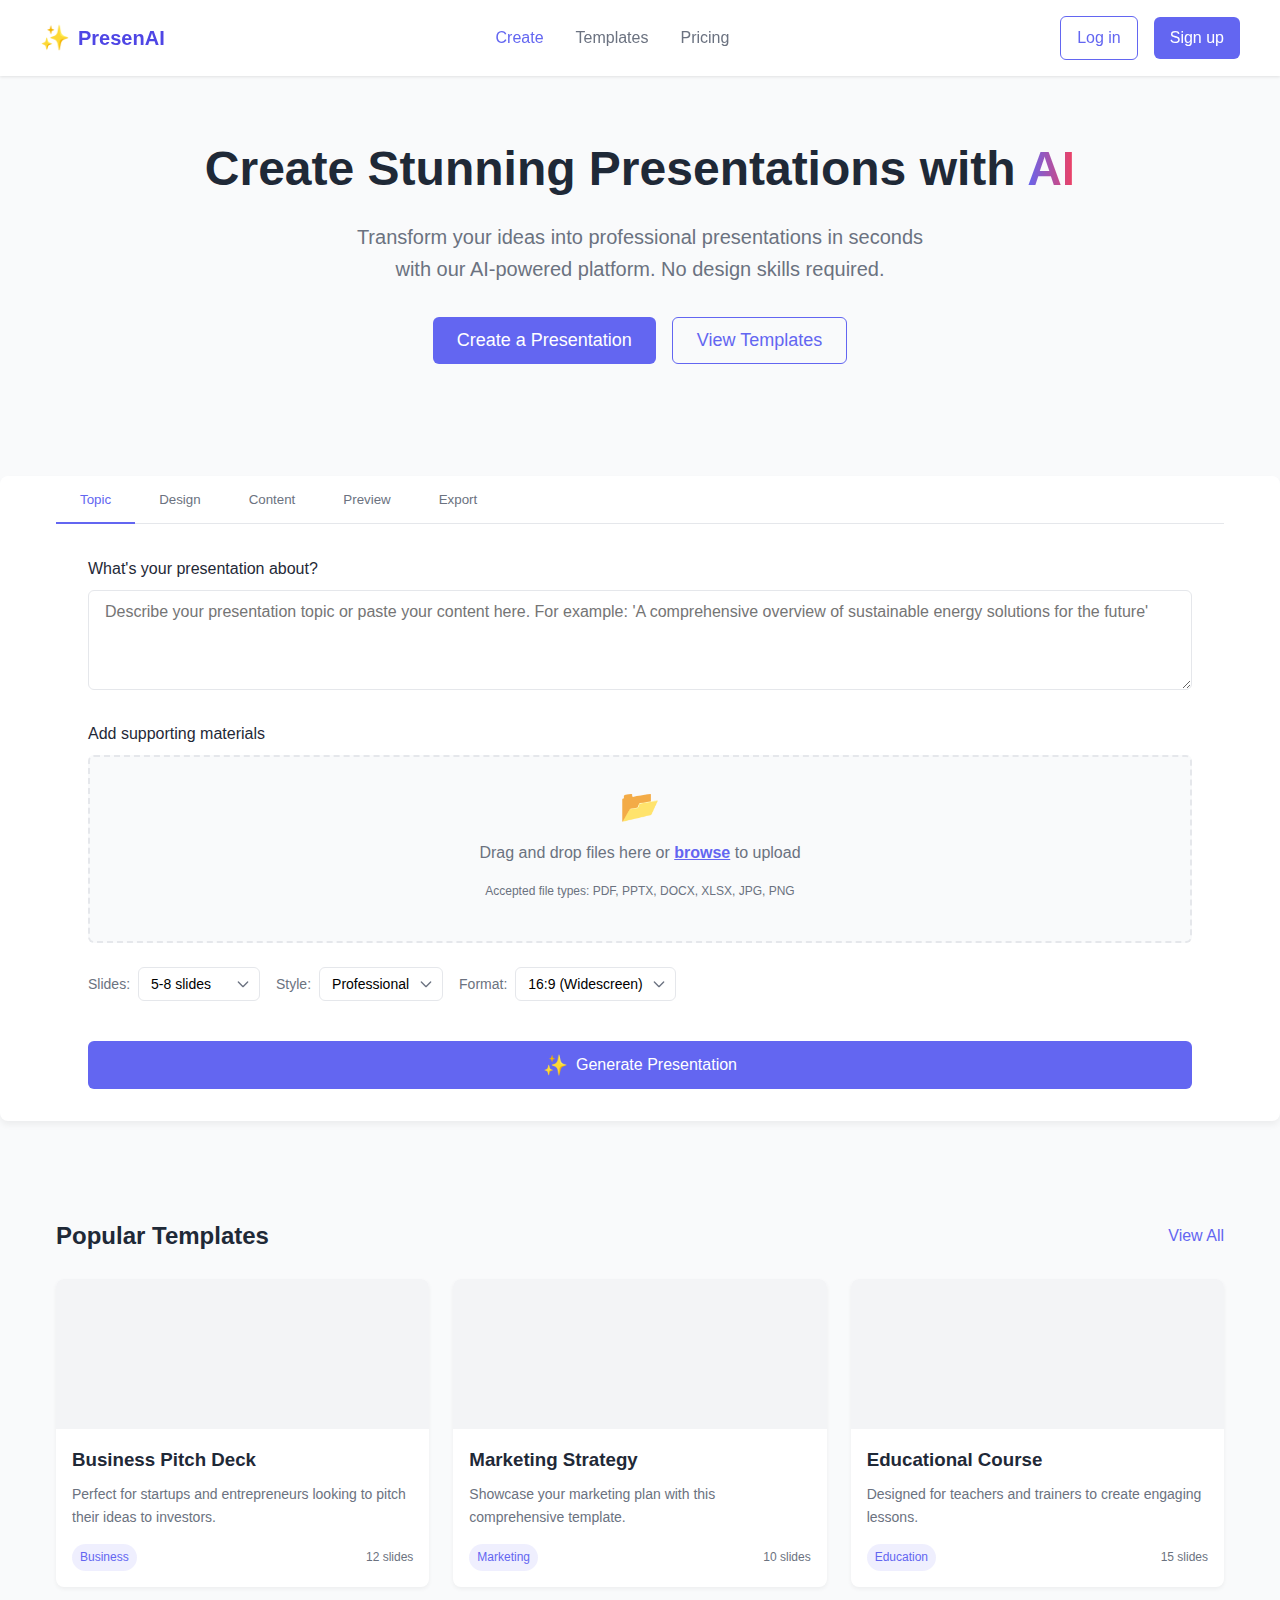
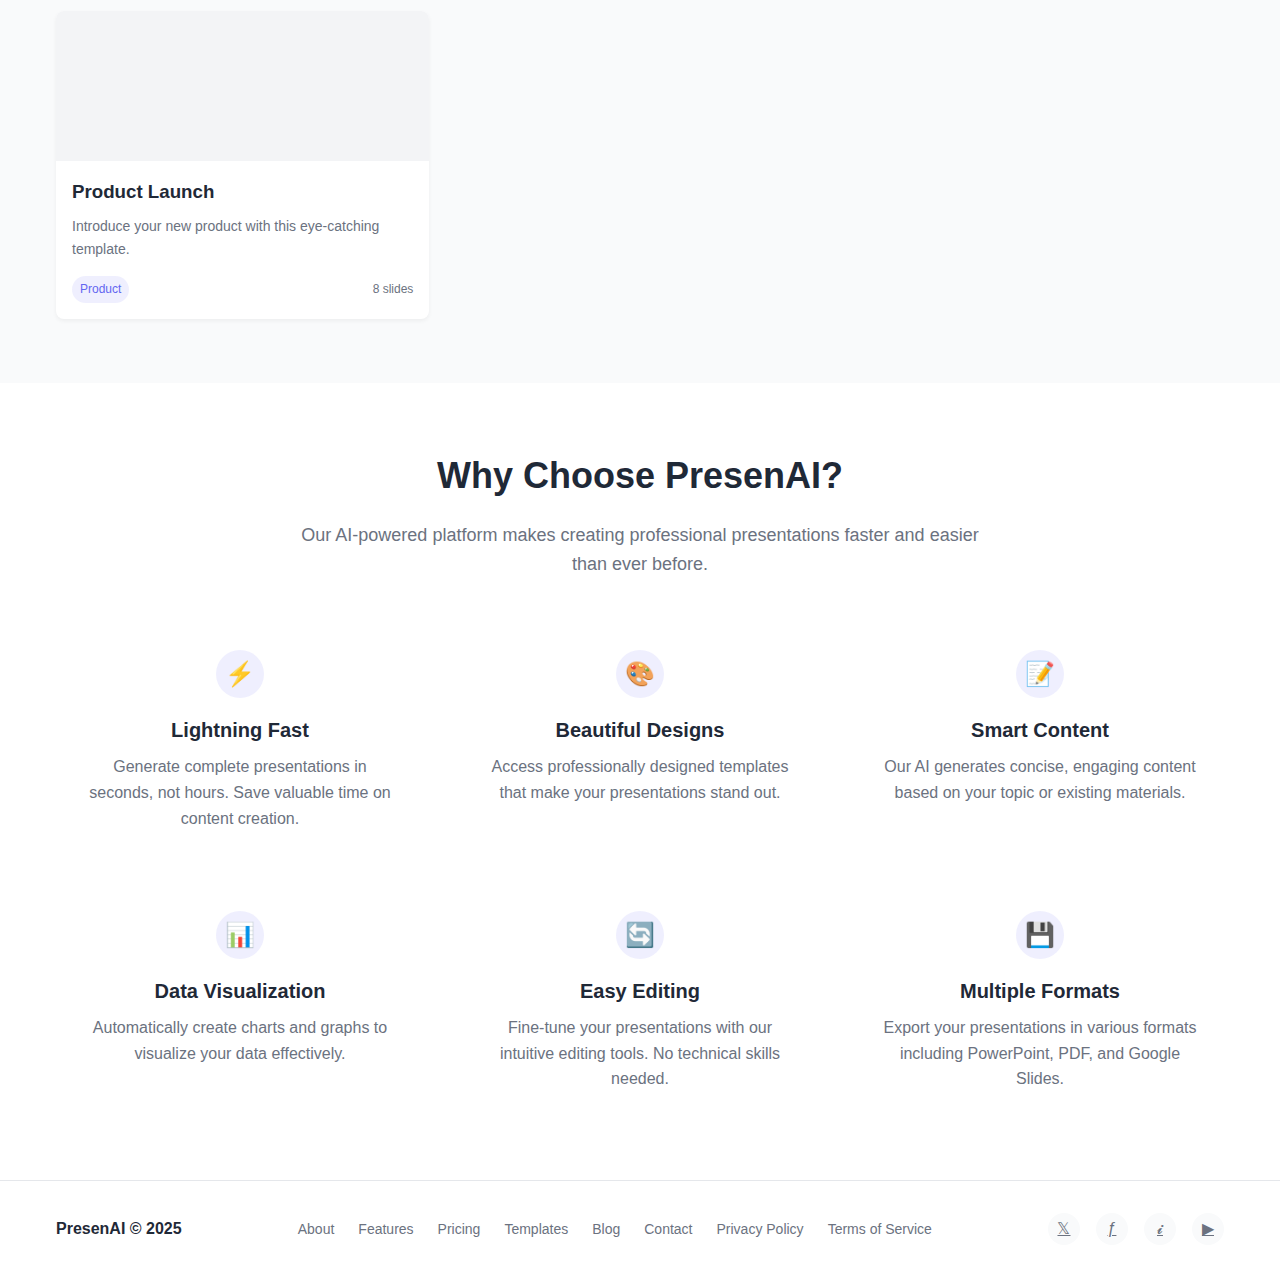
<file: home.html>
<!DOCTYPE html>
<html lang="en">
<head>
    <meta charset="UTF-8">
    <meta name="viewport" content="width=device-width, initial-scale=1.0">
    <title>PresenAI - AI Presentation Creator</title>
    
    <style>
        :root {
            --primary-color: #6366f1;
            --primary-dark: #4f46e5;
            --secondary-color: #f43f5e;
            --background-light: #f9fafb;
            --text-dark: #1f2937;
            --text-gray: #6b7280;
            --text-light: #f9fafb;
            --border-color: #e5e7eb;
            --success-color: #10b981;
        }
 /* hi */
        * {
            margin: 0;
            padding: 0;
            box-sizing: border-box;
            font-family: 'Inter', -apple-system, BlinkMacSystemFont, 'Segoe UI', Roboto, sans-serif;
        }
 
        body {
            background-color: var(--background-light);
            color: var(--text-dark);
            line-height: 1.6;
        }
 
        .container {
            max-width: 1200px;
            margin: 0 auto;
            padding: 0 1rem;
        }
 
        /* Header */
        header {
            background-color: white;
            box-shadow: 0 1px 3px rgba(0, 0, 0, 0.1);
            position: sticky;
            top: 0;
            z-index: 10;
        }
 
        .header-container {
            display: flex;
            justify-content: space-between;
            align-items: center;
            padding: 1rem 0;
        }
 
        .logo {
            display: flex;
            align-items: center;
            gap: 0.5rem;
            font-weight: 700;
            font-size: 1.25rem;
            color: var(--primary-dark);
            text-decoration: none;
        }
 
        .logo-icon {
            font-size: 1.5rem;
            color: var(--primary-color);
        }
 
        .nav-menu {
            display: flex;
            gap: 2rem;
            list-style: none;
        }
 
        .nav-link {
            color: var(--text-gray);
            text-decoration: none;
            font-weight: 500;
            transition: color 0.3s;
        }
 
        .nav-link:hover {
            color: var(--primary-color);
        }
 
        .nav-link.active {
            color: var(--primary-color);
        }
 
        .auth-buttons {
            display: flex;
            gap: 1rem;
            align-items: center;
        }
 
        .btn {
            padding: 0.5rem 1rem;
            border-radius: 0.375rem;
            font-weight: 500;
            cursor: pointer;
            transition: all 0.3s;
            text-align: center;
            text-decoration: none;
        }
 
        .btn-outline {
            border: 1px solid var(--primary-color);
            color: var(--primary-color);
            background-color: transparent;
        }
 
        .btn-outline:hover {
            background-color: rgba(99, 102, 241, 0.1);
        }
 
        .btn-primary {
            background-color: var(--primary-color);
            color: white;
            border: none;
        }
 
        .btn-primary:hover {
            background-color: var(--primary-dark);
        }
 
        /* Hero Section */
        .hero {
            padding: 4rem 0;
            text-align: center;
        }
 
        .hero-title {
            font-size: 3rem;
            font-weight: 800;
            margin-bottom: 1.5rem;
            line-height: 1.2;
        }
 
        .gradient-text {
            background: linear-gradient(90deg, var(--primary-color), var(--secondary-color));
            -webkit-background-clip: text;
            background-clip: text;
            color: transparent;
        }
 
        .hero-subtitle {
            font-size: 1.25rem;
            color: var(--text-gray);
            max-width: 600px;
            margin: 0 auto 2rem;
        }
 
        .hero-cta {
            display: flex;
            justify-content: center;
            gap: 1rem;
            margin-bottom: 3rem;
        }
 
        .btn-large {
            padding: 0.75rem 1.5rem;
            font-size: 1.125rem;
        }
 
        /* Creator Section */
        .creator-section {
            background-color: white;
            border-radius: 0.5rem;
            box-shadow: 0 4px 6px rgba(0, 0, 0, 0.05);
            margin-bottom: 4rem;
            overflow: hidden;
        }
 
        .tabs {
            display: flex;
            border-bottom: 1px solid var(--border-color);
        }
 
        .tab {
            padding: 1rem 1.5rem;
            cursor: pointer;
            font-weight: 500;
            color: var(--text-gray);
            background-color: transparent;
            border: none;
            position: relative;
        }
 
        .tab.active {
            color: var(--primary-color);
        }
 
        .tab.active::after {
            content: '';
            position: absolute;
            bottom: -1px;
            left: 0;
            right: 0;
            height: 2px;
            background-color: var(--primary-color);
        }
 
        .tab-content {
            padding: 2rem;
        }
 
        .prompt-container {
            display: flex;
            flex-direction: column;
            gap: 1.5rem;
        }
 
        .input-group {
            display: flex;
            flex-direction: column;
            gap: 0.5rem;
        }
 
        .input-label {
            font-weight: 500;
            color: var(--text-dark);
        }
 
        .input-container {
            position: relative;
        }
 
        .prompt-input {
            width: 100%;
            padding: 0.75rem 1rem;
            border: 1px solid var(--border-color);
            border-radius: 0.375rem;
            font-size: 1rem;
            resize: vertical;
            min-height: 100px;
            transition: border-color 0.3s;
        }
 
        .prompt-input:focus {
            outline: none;
            border-color: var(--primary-color);
            box-shadow: 0 0 0 3px rgba(99, 102, 241, 0.1);
        }
 
        /* File Upload Area */
        .file-upload-area {
            border: 2px dashed var(--border-color);
            border-radius: 0.375rem;
            padding: 1.5rem;
            text-align: center;
            transition: all 0.3s;
            background-color: var(--background-light);
            position: relative;
        }
 
        .file-upload-area.dragover {
            border-color: var(--primary-color);
            background-color: rgba(99, 102, 241, 0.05);
        }
 
        .upload-icon {
            font-size: 2rem;
            color: var(--primary-color);
            margin-bottom: 0.5rem;
        }
 
        .upload-text {
            margin-bottom: 1rem;
            color: var(--text-gray);
        }
 
        .upload-text strong {
            color: var(--primary-color);
            text-decoration: underline;
            cursor: pointer;
        }
 
        .file-input {
            position: absolute;
            width: 100%;
            height: 100%;
            top: 0;
            left: 0;
            opacity: 0;
            cursor: pointer;
        }
 
        .file-types {
            font-size: 0.75rem;
            color: var(--text-gray);
        }
 
        .uploaded-files {
            display: flex;
            flex-wrap: wrap;
            gap: 0.5rem;
            margin-top: 1rem;
        }
 
        .file-item {
            display: flex;
            align-items: center;
            gap: 0.5rem;
            padding: 0.5rem 0.75rem;
            background-color: white;
            border-radius: 0.375rem;
            border: 1px solid var(--border-color);
            font-size: 0.875rem;
        }
 
        .file-icon {
            color: var(--text-gray);
        }
 
        .file-name {
            max-width: 150px;
            white-space: nowrap;
            overflow: hidden;
            text-overflow: ellipsis;
        }
 
        .remove-file {
            color: var(--text-gray);
            cursor: pointer;
            transition: color 0.3s;
        }
 
        .remove-file:hover {
            color: var(--secondary-color);
        }
 
        .options-row {
            display: flex;
            flex-wrap: wrap;
            gap: 1rem;
            margin-bottom: 1rem;
        }
 
        .option-group {
            display: flex;
            align-items: center;
            gap: 0.5rem;
        }
 
        .option-label {
            font-weight: 500;
            font-size: 0.875rem;
            color: var(--text-gray);
        }
 
        .select-input {
            padding: 0.5rem 2rem 0.5rem 0.75rem;
            border: 1px solid var(--border-color);
            border-radius: 0.375rem;
            font-size: 0.875rem;
            background-color: white;
            appearance: none;
            background-image: url("data:image/svg+xml,%3Csvg xmlns='http://www.w3.org/2000/svg' fill='none' viewBox='0 0 24 24' stroke='%236b7280'%3E%3Cpath stroke-linecap='round' stroke-linejoin='round' stroke-width='2' d='M19 9l-7 7-7-7'%3E%3C/path%3E%3C/svg%3E");
            background-repeat: no-repeat;
            background-position: right 0.5rem center;
            background-size: 1rem;
        }
 
        .select-input:focus {
            outline: none;
            border-color: var(--primary-color);
            box-shadow: 0 0 0 3px rgba(99, 102, 241, 0.1);
        }
 
        .generate-btn {
            display: flex;
            align-items: center;
            justify-content: center;
            gap: 0.5rem;
            padding: 0.75rem 1.5rem;
            font-size: 1rem;
        }
 
        .btn-icon {
            font-size: 1.25rem;
        }
 
        /* Templates Section */
        .templates-section {
            padding: 2rem 0;
        }
 
        .section-header {
            display: flex;
            justify-content: space-between;
            align-items: center;
            margin-bottom: 1.5rem;
        }
 
        .section-title {
            font-size: 1.5rem;
            font-weight: 700;
        }
 
        .view-all {
            color: var(--primary-color);
            text-decoration: none;
            font-weight: 500;
        }
 
        .templates-grid {
            display: grid;
            grid-template-columns: repeat(auto-fill, minmax(280px, 1fr));
            gap: 1.5rem;
            margin-bottom: 2rem;
        }
 
        .template-card {
            background-color: white;
            border-radius: 0.5rem;
            overflow: hidden;
            box-shadow: 0 2px 4px rgba(0, 0, 0, 0.05);
            transition: transform 0.3s, box-shadow 0.3s;
            cursor: pointer;
        }
 
        .template-card:hover {
            transform: translateY(-4px);
            box-shadow: 0 6px 12px rgba(0, 0, 0, 0.1);
        }
 
        .template-img {
            width: 100%;
            height: 150px;
            object-fit: cover;
            background-color: #f3f4f6;
        }
 
        .template-content {
            padding: 1rem;
        }
 
        .template-title {
            font-weight: 600;
            margin-bottom: 0.5rem;
        }
 
        .template-description {
            color: var(--text-gray);
            font-size: 0.875rem;
            margin-bottom: 1rem;
        }
 
        .template-meta {
            display: flex;
            justify-content: space-between;
            align-items: center;
            font-size: 0.75rem;
            color: var(--text-gray);
        }
 
        .template-tag {
            display: inline-block;
            padding: 0.25rem 0.5rem;
            background-color: rgba(99, 102, 241, 0.1);
            color: var(--primary-color);
            border-radius: 9999px;
            font-weight: 500;
        }
 
        /* Features Section */
        .features-section {
            padding: 4rem 0;
            background-color: white;
        }
 
        .features-header {
            text-align: center;
            margin-bottom: 3rem;
        }
 
        .features-title {
            font-size: 2.25rem;
            font-weight: 800;
            margin-bottom: 1rem;
        }
 
        .features-subtitle {
            font-size: 1.125rem;
            color: var(--text-gray);
            max-width: 700px;
            margin: 0 auto;
        }
 
        .features-grid {
            display: grid;
            grid-template-columns: repeat(auto-fit, minmax(300px, 1fr));
            gap: 2rem;
        }
 
        .feature-card {
            text-align: center;
            padding: 1.5rem;
        }
 
        .feature-icon {
            width: 3rem;
            height: 3rem;
            margin: 0 auto 1rem;
            display: flex;
            align-items: center;
            justify-content: center;
            border-radius: 9999px;
            background-color: rgba(99, 102, 241, 0.1);
            color: var(--primary-color);
            font-size: 1.5rem;
        }
 
        .feature-title {
            font-size: 1.25rem;
            font-weight: 700;
            margin-bottom: 0.5rem;
        }
 
        .feature-description {
            color: var(--text-gray);
        }
 
        /* Footer */
        footer {
            background-color: white;
            border-top: 1px solid var(--border-color);
            padding: 2rem 0;
        }
 
        .footer-container {
            display: flex;
            justify-content: space-between;
            align-items: center;
        }
 
        .footer-logo {
            font-weight: 700;
            color: var(--text-dark);
        }
 
        .footer-nav {
            display: flex;
            gap: 1.5rem;
        }
 
        .footer-link {
            color: var(--text-gray);
            text-decoration: none;
            font-size: 0.875rem;
            transition: color 0.3s;
        }
 
        .footer-link:hover {
            color: var(--primary-color);
        }
 
        .social-links {
            display: flex;
            gap: 1rem;
        }
 
        .social-link {
            display: flex;
            align-items: center;
            justify-content: center;
            width: 2rem;
            height: 2rem;
            border-radius: 9999px;
            background-color: var(--background-light);
            color: var(--text-gray);
            transition: background-color 0.3s, color 0.3s;
        }
 
        .social-link:hover {
            background-color: var(--primary-color);
            color: white;
        }
 
        /* Mobile Responsive */
        .mobile-menu-btn {
            display: none;
            background: none;
            border: none;
            font-size: 1.5rem;
            color: var(--text-dark);
            cursor: pointer;
        }
 
        @media (max-width: 768px) {
            .nav-menu, .auth-buttons {
                display: none;
            }
 
            .mobile-menu-btn {
                display: block;
            }
 
            .hero-title {
                font-size: 2rem;
            }
 
            .hero-cta {
                flex-direction: column;
            }
 
            .feature-card {
                padding: 1rem;
            }
 
            .footer-container {
                flex-direction: column;
                gap: 1.5rem;
                text-align: center;
            }
 
            .footer-nav {
                flex-wrap: wrap;
                justify-content: center;
            }
        }
    </style>
</head>
<body>
    <header>
        <div class="container header-container">
            <a href="#" class="logo">
                <span class="logo-icon">✨</span>PresenAI
            </a>
 
            <nav>
                <ul class="nav-menu">
                    <li><a href="#" class="nav-link active">Create</a></li>
                    <li><a href="#" class="nav-link">Templates</a></li>
                    <li><a href="#" class="nav-link">Pricing</a></li>
                </ul>
            </nav>
 
            <div class="auth-buttons">
                <a href="login.html" class="btn btn-outline">Log in</a>
                <a href="login.html" class="btn btn-primary">Sign up</a>
            </div>
 
            <button class="mobile-menu-btn">☰</button>
        </div>
    </header>
 
    <main>
        <section class="hero">
            <div class="container">
                <h1 class="hero-title">Create Stunning Presentations with <span class="gradient-text">AI</span></h1>
                <p class="hero-subtitle">Transform your ideas into professional presentations in seconds with our AI-powered platform. No design skills required.</p>
                <div class="hero-cta">
                    <button class="btn btn-primary btn-large">Create a Presentation</button>
                    <button class="btn btn-outline btn-large">View Templates</button>
                </div>
            </div>
        </section>
 
        <section class="creator-section">
            <div class="container">
                <div class="tabs">
                    <button class="tab active">Topic</button>
                    <button class="tab">Design</button>
                    <button class="tab">Content</button>
                    <button class="tab">Preview</button>
                    <button class="tab">Export</button>
                </div>
 
                <div class="tab-content">
                    <div class="prompt-container">
                        <div class="input-group">
                            <label class="input-label">What's your presentation about?</label>
                            <div class="input-container">
                                <textarea class="prompt-input" placeholder="Describe your presentation topic or paste your content here. For example: 'A comprehensive overview of sustainable energy solutions for the future'"></textarea>
                            </div>
                        </div>
 
                        <!-- Drag and Drop File Upload Section -->
                        <div class="input-group">
                            <label class="input-label">Add supporting materials</label>
                            <div class="file-upload-area" id="dropArea">
                                <div class="upload-icon">📂</div>
                                <p class="upload-text">Drag and drop files here or <strong>browse</strong> to upload</p>
                                <p class="file-types">Accepted file types: PDF, PPTX, DOCX, XLSX, JPG, PNG</p>
                                <input type="file" class="file-input" id="fileInput" multiple>
                                <div class="uploaded-files" id="uploadedFiles"></div>
                            </div>
                        </div>
 
                        <div class="options-row">
                            <div class="option-group">
                                <span class="option-label">Slides:</span>
                                <select class="select-input">
                                    <option>5-8 slides</option>
                                    <option>8-12 slides</option>
                                    <option>12-16 slides</option>
                                    <option>16-20 slides</option>
                                </select>
                            </div>
 
                            <div class="option-group">
                                <span class="option-label">Style:</span>
                                <select class="select-input">
                                    <option>Professional</option>
                                    <option>Creative</option>
                                    <option>Minimalist</option>
                                    <option>Academic</option>
                                    <option>Corporate</option>
                                </select>
                            </div>
 
                            <div class="option-group">
                                <span class="option-label">Format:</span>
                                <select class="select-input">
                                    <option>16:9 (Widescreen)</option>
                                    <option>4:3 (Standard)</option>
                                    <option>A4 (Document)</option>
                                </select>
                            </div>
                        </div>
 
                        <button class="btn btn-primary generate-btn">
                            <span class="btn-icon">✨</span> Generate Presentation
                        </button>
                    </div>
                </div>
            </div>
        </section>
 
        <section class="templates-section">
            <div class="container">
                <div class="section-header">
                    <h2 class="section-title">Popular Templates</h2>
                    <a href="#" class="view-all">View All</a>
                </div>
 
                <div class="templates-grid">
                    <div class="template-card">
                        <div class="template-img"></div>
                        <div class="template-content">
                            <h3 class="template-title">Business Pitch Deck</h3>
                            <p class="template-description">Perfect for startups and entrepreneurs looking to pitch their ideas to investors.</p>
                            <div class="template-meta">
                                <span class="template-tag">Business</span>
                                <span>12 slides</span>
                            </div>
                        </div>
                    </div>
 
                    <div class="template-card">
                        <div class="template-img"></div>
                        <div class="template-content">
                            <h3 class="template-title">Marketing Strategy</h3>
                            <p class="template-description">Showcase your marketing plan with this comprehensive template.</p>
                            <div class="template-meta">
                                <span class="template-tag">Marketing</span>
                                <span>10 slides</span>
                            </div>
                        </div>
                    </div>
 
                    <div class="template-card">
                        <div class="template-img"></div>
                        <div class="template-content">
                            <h3 class="template-title">Educational Course</h3>
                            <p class="template-description">Designed for teachers and trainers to create engaging lessons.</p>
                            <div class="template-meta">
                                <span class="template-tag">Education</span>
                                <span>15 slides</span>
                            </div>
                        </div>
                    </div>
 
                    <div class="template-card">
                        <div class="template-img"></div>
                        <div class="template-content">
                            <h3 class="template-title">Product Launch</h3>
                            <p class="template-description">Introduce your new product with this eye-catching template.</p>
                            <div class="template-meta">
                                <span class="template-tag">Product</span>
                                <span>8 slides</span>
                            </div>
                        </div>
                    </div>
                </div>
            </div>
        </section>
 
        <section class="features-section">
            <div class="container">
                <div class="features-header">
                    <h2 class="features-title">Why Choose PresenAI?</h2>
                    <p class="features-subtitle">Our AI-powered platform makes creating professional presentations faster and easier than ever before.</p>
                </div>
 
                <div class="features-grid">
                    <div class="feature-card">
                        <div class="feature-icon">⚡</div>
                        <h3 class="feature-title">Lightning Fast</h3>
                        <p class="feature-description">Generate complete presentations in seconds, not hours. Save valuable time on content creation.</p>
                    </div>
 
                    <div class="feature-card">
                        <div class="feature-icon">🎨</div>
                        <h3 class="feature-title">Beautiful Designs</h3>
                        <p class="feature-description">Access professionally designed templates that make your presentations stand out.</p>
                    </div>
 
                    <div class="feature-card">
                        <div class="feature-icon">📝</div>
                        <h3 class="feature-title">Smart Content</h3>
                        <p class="feature-description">Our AI generates concise, engaging content based on your topic or existing materials.</p>
                    </div>
 
                    <div class="feature-card">
                        <div class="feature-icon">📊</div>
                        <h3 class="feature-title">Data Visualization</h3>
                        <p class="feature-description">Automatically create charts and graphs to visualize your data effectively.</p>
                    </div>
 
                    <div class="feature-card">
                        <div class="feature-icon">🔄</div>
                        <h3 class="feature-title">Easy Editing</h3>
                        <p class="feature-description">Fine-tune your presentations with our intuitive editing tools. No technical skills needed.</p>
                    </div>
 
                    <div class="feature-card">
                        <div class="feature-icon">💾</div>
                        <h3 class="feature-title">Multiple Formats</h3>
                        <p class="feature-description">Export your presentations in various formats including PowerPoint, PDF, and Google Slides.</p>
                    </div>
                </div>
            </div>
        </section>
    </main>
 
    <footer>
        <div class="container footer-container">
            <div class="footer-logo">PresenAI © 2025</div>
 
            <div class="footer-nav">
                <a href="#" class="footer-link">About</a>
                <a href="#" class="footer-link">Features</a>
                <a href="#" class="footer-link">Pricing</a>
                <a href="#" class="footer-link">Templates</a>
                <a href="#" class="footer-link">Blog</a>
                <a href="#" class="footer-link">Contact</a>
                <a href="#" class="footer-link">Privacy Policy</a>
                <a href="#" class="footer-link">Terms of Service</a>
            </div>
 
            <div class="social-links">
                <a href="#" class="social-link">𝕏</a>
                <a href="#" class="social-link">ƒ</a>
                <a href="#" class="social-link">𝓲</a>
                <a href="#" class="social-link">▶</a>
            </div>
        </div>
    </footer>
 
    <script>
        // Add this at the start of your script section
        // Import Firebase auth
        import { getAuth, onAuthStateChanged } from "https://www.gstatic.com/firebasejs/11.4.0/firebase-auth.js";

        // Initialize Firebase auth
        const auth = getAuth();

        // Check authentication state
        onAuthStateChanged(auth, (user) => {
            if (!user) {
                console.log('No authenticated user found, redirecting to login...');
                window.location.href = 'login.html';
            } else {
                console.log('Authenticated user:', user.email);
            }
        });

        // Tab switching functionality
        const tabs = document.querySelectorAll('.tab');
 
        tabs.forEach(tab => {
            tab.addEventListener('click', () => {
                // Remove active class from all tabs
                tabs.forEach(t => t.classList.remove('active'));
 
                // Add active class to clicked tab
                tab.classList.add('active');
            });
        });
 
        // Mobile menu toggle
        const mobileMenuBtn = document.querySelector('.mobile-menu-btn');
        const navMenu = document.querySelector('.nav-menu');
        const authButtons = document.querySelector('.auth-buttons');
 
        mobileMenuBtn.addEventListener('click', () => {
            navMenu.style.display = navMenu.style.display === 'flex' ? 'none' : 'flex';
            authButtons.style.display = authButtons.style.display === 'flex' ? 'none' : 'flex';
 
            if (navMenu.style.display === 'flex') {
                navMenu.style.flexDirection = 'column';
                navMenu.style.position = 'absolute';
                navMenu.style.top = '60px';
                navMenu.style.left = '0';
                navMenu.style.right = '0';
                navMenu.style.backgroundColor = 'white';
                navMenu.style.padding = '1rem';
                navMenu.style.boxShadow = '0 4px 6px rgba(0, 0, 0, 0.1)';
 
                authButtons.style.flexDirection = 'column';
                authButtons.style.position = 'absolute';
                authButtons.style.top = '240px'; // Adjust based on nav menu height
                authButtons.style.left = '0';
                authButtons.style.right = '0';
                authButtons.style.backgroundColor = 'white';
                authButtons.style.padding = '1rem';
                authButtons.style.boxShadow = '0 4px 6px rgba(0, 0, 0, 0.1)';
            }
        });
 
        // Drag and drop file upload functionality
        const dropArea = document.getElementById('dropArea');
        const fileInput = document.getElementById('fileInput');
        const uploadedFiles = document.getElementById('uploadedFiles');
 
        // Prevent default drag behaviors
        // Prevent default drag behaviors
['dragenter', 'dragover', 'dragleave', 'drop'].forEach(eventName => {
  dropArea.addEventListener(eventName, preventDefaults, false);
});
 
function preventDefaults(e) {
  e.preventDefault();
  e.stopPropagation();
}
 
// Highlight drop area when dragging over it
['dragenter', 'dragover'].forEach(eventName => {
  dropArea.addEventListener(eventName, highlight, false);
});
 
['dragleave', 'drop'].forEach(eventName => {
  dropArea.addEventListener(eventName, unhighlight, false);
});
 
function highlight() {
  dropArea.classList.add('dragover');
}
 
function unhighlight() {
  dropArea.classList.remove('dragover');
}
 
// Handle dropped files
dropArea.addEventListener('drop', handleDrop, false);
 
function handleDrop(e) {
  const dt = e.dataTransfer;
  const files = dt.files;
  handleFiles(files);
}
 
// Handle files from file input as well
fileInput.addEventListener('change', function() {
  handleFiles(this.files);
});
 
function handleFiles(files) {
  files = [...files];
  files.forEach(uploadFile);
}
 
function uploadFile(file) {
  // Here you would normally send the file to your server
  // For this demo, we'll just display the file info
  displayFile(file);
}
 
function displayFile(file) {
  const fileItem = document.createElement('div');
  fileItem.className = 'file-item';
 
  // Get file icon based on type
  let fileIcon = '📄';
  if (file.type.includes('image')) fileIcon = '🖼️';
  if (file.type.includes('pdf')) fileIcon = '📑';
  if (file.type.includes('presentation') || file.name.endsWith('.pptx')) fileIcon = '📊';
  if (file.type.includes('spreadsheet') || file.name.endsWith('.xlsx')) fileIcon = '📈';
  if (file.type.includes('document') || file.name.endsWith('.docx')) fileIcon = '📝';
 
  // Create file display with remove button
  fileItem.innerHTML = `
      <span class="file-icon">${fileIcon}</span>
      <span class="file-name" title="${file.name}">${file.name}</span>
      <span class="remove-file">×</span>
  `;
 
  // Add remove functionality
  const removeBtn = fileItem.querySelector('.remove-file');
  removeBtn.addEventListener('click', function() {
      fileItem.remove();
  });
 
  uploadedFiles.appendChild(fileItem);
 
  // Show a success indicator
  const successIndicator = document.createElement('div');
  successIndicator.className = 'success-indicator';
  successIndicator.innerHTML = `<span style="color: var(--success-color); margin-left: 0.5rem;">✓ Uploaded</span>`;
  fileItem.appendChild(successIndicator);
 
  // Fade out the success indicator after 2 seconds
  setTimeout(() => {
      const success = fileItem.querySelector('.success-indicator');
      if (success) {
          success.style.opacity = '0';
          success.style.transition = 'opacity 0.5s';
          setTimeout(() => success.remove(), 500);
      }
  }, 2000);
}
 
// Add a helper function to validate file types
function isValidFileType(file) {
  const validTypes = [
      'application/pdf',
      'application/vnd.openxmlformats-officedocument.presentationml.presentation',
      'application/vnd.openxmlformats-officedocument.wordprocessingml.document',
      'application/vnd.openxmlformats-officedocument.spreadsheetml.sheet',
      'image/jpeg',
      'image/png'
  ];
  return validTypes.includes(file.type);
}
 
// Optional: Validate files and show appropriate messages
function validateAndUploadFiles(files) {
  [...files].forEach(file => {
      if (isValidFileType(file)) {
          uploadFile(file);
      } else {
          // Display error for invalid file type
          const errorDiv = document.createElement('div');
          errorDiv.className = 'file-error';
          errorDiv.innerHTML = `
              <span style="color: var(--secondary-color);">⚠️ ${file.name}: Invalid file type</span>
          `;
          uploadedFiles.appendChild(errorDiv);
 
          // Remove error message after 3 seconds
          setTimeout(() => {
              errorDiv.style.opacity = '0';
              errorDiv.style.transition = 'opacity 0.5s';
              setTimeout(() => errorDiv.remove(), 500);
          }, 3000);
      }
  });
}
 
// Update the file input and drop handlers to use validation
fileInput.addEventListener('change', function() {
  validateAndUploadFiles(this.files);
});
 
dropArea.addEventListener('drop', function(e) {
  const dt = e.dataTransfer;
  const files = dt.files;
  validateAndUploadFiles(files);
}, false);
    </script>
</body>
</html>
</file>
